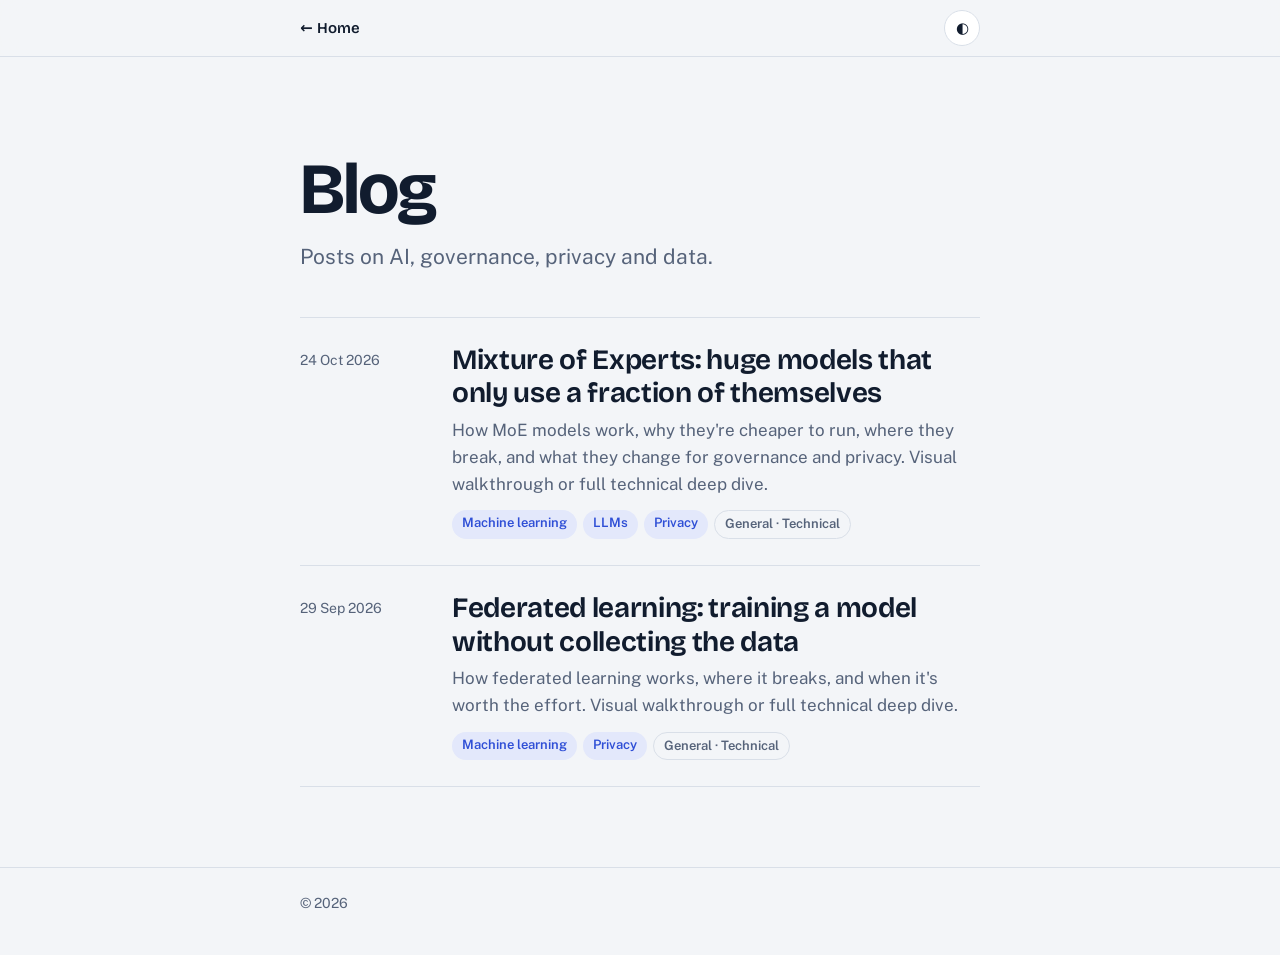
<file: blog/index.html>
<!doctype html>
<html lang="en">
<head>
<meta charset="utf-8">
<meta name="viewport" content="width=device-width, initial-scale=1, viewport-fit=cover">
<meta http-equiv="Content-Security-Policy" content="default-src 'self'; script-src 'self' 'unsafe-inline' https://cdnjs.cloudflare.com; style-src 'self' 'unsafe-inline' https://cdnjs.cloudflare.com; font-src 'self' https://cdnjs.cloudflare.com; img-src 'self' https://avatars.githubusercontent.com data:; connect-src 'none'; object-src 'none'; base-uri 'self'; form-action 'none'">
<title>Blog · Marc Pérez Bernús</title>
<meta name="description" content="Posts on AI, governance, privacy and data.">
<link rel="canonical" href="https://marclvr.github.io/blog/">
<meta property="og:url" content="https://marclvr.github.io/blog/">
<meta property="og:type" content="website">
<meta property="og:title" content="Blog · Marc Pérez Bernús">
<meta property="og:description" content="Posts on AI, governance, privacy and data.">
<meta property="og:image" content="https://avatars.githubusercontent.com/u/26000284?v=4">
<meta name="twitter:card" content="summary">
<meta name="author" content="Marc Pérez Bernús">
<link rel="icon" href="https://avatars.githubusercontent.com/u/26000284?v=4">
<link rel="stylesheet" href="../assets/fonts/fonts.css">
<style>
:root{
  --ground:#F3F5F8; --surface:#FFFFFF; --ink:#111C2E; --muted:#56637A; --rule:#D9DFE8;
  --model:#2F4FD6; --model-tint:#E3E8FB; --data:#C98410;
  --display:"Bricolage Grotesque",ui-sans-serif,system-ui,sans-serif;
  --body:"Public Sans",ui-sans-serif,system-ui,-apple-system,"Segoe UI",sans-serif;
  --col:760px; --gutter:clamp(18px,5vw,40px);
}
:root[data-theme="dark"]{
  --ground:#0F1522; --surface:#161E2E; --ink:#E6EBF3; --muted:#97A3B8; --rule:#263146;
  --model:#8198FF; --model-tint:#1C2648; --data:#F0B240;
}
@media (prefers-color-scheme:dark){
  :root:not([data-theme="light"]){
    --ground:#0F1522; --surface:#161E2E; --ink:#E6EBF3; --muted:#97A3B8; --rule:#263146;
    --model:#8198FF; --model-tint:#1C2648; --data:#F0B240;
  }
}
*,*::before,*::after{box-sizing:border-box}
:root{padding-top:env(safe-area-inset-top,0px);padding-bottom:env(safe-area-inset-bottom,0px)}
body{margin:0;background:var(--ground);color:var(--ink);font:400 17px/1.6 var(--body);-webkit-font-smoothing:antialiased}
a{color:inherit;text-decoration:none}
:focus-visible{outline:2px solid var(--model);outline-offset:3px;border-radius:4px}
.col{max-width:var(--col);margin:0 auto;padding-inline:var(--gutter)}

.bar{position:sticky;top:0;z-index:10;background:color-mix(in srgb,var(--ground) 88%,transparent);backdrop-filter:blur(12px);border-bottom:1px solid var(--rule)}
.bar-in{max-width:var(--col);margin:0 auto;padding:10px var(--gutter);display:flex;align-items:center;justify-content:space-between;gap:16px}
.home{font:600 15px/1.2 var(--display)}
.home:hover{color:var(--model)}
.icon-btn{width:36px;height:36px;border-radius:50%;border:1px solid var(--rule);background:var(--surface);color:var(--ink);cursor:pointer;font-size:15px;display:grid;place-items:center}

header.intro{padding:clamp(48px,8vw,96px) 0 clamp(28px,4vw,44px)}
h1{font:700 clamp(40px,7vw,72px)/1 var(--display);letter-spacing:-.03em;margin:0 0 16px}
.lede{font-size:clamp(18px,2vw,21px);line-height:1.5;color:var(--muted);max-width:40ch;margin:0}

.posts{list-style:none;margin:0 0 80px;padding:0;border-top:1px solid var(--rule)}
.posts li{border-bottom:1px solid var(--rule)}
.posts a{display:grid;grid-template-columns:1fr;gap:4px 32px;padding:26px 0}
@media (min-width:700px){.posts a{grid-template-columns:120px 1fr}}
.date{font-size:14px;color:var(--muted);padding-top:5px}
.title{font:650 clamp(22px,2.8vw,28px)/1.2 var(--display);letter-spacing:-.012em;margin:0 0 6px;text-decoration:underline;text-decoration-color:transparent;text-underline-offset:5px;text-decoration-thickness:2px;transition:text-decoration-color .15s}
.posts a:hover .title{text-decoration-color:var(--model)}
.desc{color:var(--muted);margin:0 0 12px;max-width:58ch}
.tags{display:flex;flex-wrap:wrap;gap:6px}
.tags span{font-size:13px;font-weight:600;padding:3px 10px;border-radius:999px;background:var(--model-tint);color:var(--model)}
.tags .modes{background:none;color:var(--muted);border:1px solid var(--rule)}

footer{border-top:1px solid var(--rule);padding:24px 0 40px;font-size:14px;color:var(--muted)}
@media (prefers-reduced-motion:reduce){*{transition:none !important}}
</style>
</head>
<body>
<div class="bar">
  <div class="bar-in">
    <a class="home" href="../index.html">← Home</a>
    <button type="button" class="icon-btn" id="theme" aria-label="Switch light or dark theme" title="Light / dark">◐</button>
  </div>
</div>

<main class="col">
  <header class="intro">
    <h1>Blog</h1>
    <p class="lede">Posts on AI, governance, privacy and data.</p>
  </header>

  <!-- To add a post: copy one <li> block, put it at the top of the list, and change the link, date, title, summary and tags. -->
  <ol class="posts">
    <li>
      <a href="mixture-of-experts/index.html">
        <time class="date" datetime="2026-10-24">24 Oct 2026</time>
        <div>
          <h2 class="title">Mixture of Experts: huge models that only use a fraction of themselves</h2>
          <p class="desc">How MoE models work, why they're cheaper to run, where they break, and what they change for governance and privacy. Visual walkthrough or full technical deep dive.</p>
          <div class="tags"><span>Machine learning</span><span>LLMs</span><span>Privacy</span><span class="modes">General · Technical</span></div>
        </div>
      </a>
    </li>
    <li>
      <a href="federated-learning/index.html">
        <time class="date" datetime="2026-09-29">29 Sep 2026</time>
        <div>
          <h2 class="title">Federated learning: training a model without collecting the data</h2>
          <p class="desc">How federated learning works, where it breaks, and when it's worth the effort. Visual walkthrough or full technical deep dive.</p>
          <div class="tags"><span>Machine learning</span><span>Privacy</span><span class="modes">General · Technical</span></div>
        </div>
      </a>
    </li>
  </ol>
</main>

<footer><div class="col">© <span id="yr"></span></div></footer>

<script>
(function(){
  var root=document.documentElement;
  document.getElementById("yr").textContent=new Date().getFullYear();
  try{var t=localStorage.getItem("theme");if(t==="light"||t==="dark")root.setAttribute("data-theme",t);}catch(e){}
  document.getElementById("theme").addEventListener("click",function(){
    var cur=root.getAttribute("data-theme")||(matchMedia("(prefers-color-scheme: dark)").matches?"dark":"light");
    var next=cur==="dark"?"light":"dark";root.setAttribute("data-theme",next);
    try{localStorage.setItem("theme",next);}catch(e){}
  });
})();
</script>
</body>
</html>
</file>
<file: assets/fonts/fonts.css>
/* Self-hosted copies of Google Fonts (SIL Open Font License 1.1). Latin and Latin-Extended subsets, plus Greek for JetBrains Mono (used in code blocks). */

/* Bricolage Grotesque normal latin-ext */
@font-face {
  font-family: 'Bricolage Grotesque';
  font-style: normal;
  font-weight: 400 700;
  font-stretch: 100%;
  font-display: swap;
  src: url(bricolage-grotesque-normal-latin-ext.woff2) format('woff2');
  unicode-range: U+0100-02BA, U+02BD-02C5, U+02C7-02CC, U+02CE-02D7, U+02DD-02FF, U+0304, U+0308, U+0329, U+1D00-1DBF, U+1E00-1E9F, U+1EF2-1EFF, U+2020, U+20A0-20AB, U+20AD-20C4, U+2113, U+2C60-2C7F, U+A720-A7FF;
}

/* Bricolage Grotesque normal latin */
@font-face {
  font-family: 'Bricolage Grotesque';
  font-style: normal;
  font-weight: 400 700;
  font-stretch: 100%;
  font-display: swap;
  src: url(bricolage-grotesque-normal-latin.woff2) format('woff2');
  unicode-range: U+0000-00FF, U+0131, U+0152-0153, U+02BB-02BC, U+02C6, U+02DA, U+02DC, U+0304, U+0308, U+0329, U+2000-206F, U+20AC, U+2122, U+2191, U+2193, U+2212, U+2215, U+FEFF, U+FFFD;
}

/* IBM Plex Mono normal latin-ext */
@font-face {
  font-family: 'IBM Plex Mono';
  font-style: normal;
  font-weight: 400;
  font-display: swap;
  src: url(ibm-plex-mono-normal-latin-ext.woff2) format('woff2');
  unicode-range: U+0100-02BA, U+02BD-02C5, U+02C7-02CC, U+02CE-02D7, U+02DD-02FF, U+0304, U+0308, U+0329, U+1D00-1DBF, U+1E00-1E9F, U+1EF2-1EFF, U+2020, U+20A0-20AB, U+20AD-20C4, U+2113, U+2C60-2C7F, U+A720-A7FF;
}

/* IBM Plex Mono normal latin */
@font-face {
  font-family: 'IBM Plex Mono';
  font-style: normal;
  font-weight: 400;
  font-display: swap;
  src: url(ibm-plex-mono-normal-latin.woff2) format('woff2');
  unicode-range: U+0000-00FF, U+0131, U+0152-0153, U+02BB-02BC, U+02C6, U+02DA, U+02DC, U+0304, U+0308, U+0329, U+2000-206F, U+20AC, U+2122, U+2191, U+2193, U+2212, U+2215, U+FEFF, U+FFFD;
}

/* IBM Plex Mono normal latin-ext */
@font-face {
  font-family: 'IBM Plex Mono';
  font-style: normal;
  font-weight: 500;
  font-display: swap;
  src: url(ibm-plex-mono-normal-latin-ext.woff2) format('woff2');
  unicode-range: U+0100-02BA, U+02BD-02C5, U+02C7-02CC, U+02CE-02D7, U+02DD-02FF, U+0304, U+0308, U+0329, U+1D00-1DBF, U+1E00-1E9F, U+1EF2-1EFF, U+2020, U+20A0-20AB, U+20AD-20C4, U+2113, U+2C60-2C7F, U+A720-A7FF;
}

/* IBM Plex Mono normal latin */
@font-face {
  font-family: 'IBM Plex Mono';
  font-style: normal;
  font-weight: 500;
  font-display: swap;
  src: url(ibm-plex-mono-normal-latin.woff2) format('woff2');
  unicode-range: U+0000-00FF, U+0131, U+0152-0153, U+02BB-02BC, U+02C6, U+02DA, U+02DC, U+0304, U+0308, U+0329, U+2000-206F, U+20AC, U+2122, U+2191, U+2193, U+2212, U+2215, U+FEFF, U+FFFD;
}

/* Instrument Sans normal latin-ext */
@font-face {
  font-family: 'Instrument Sans';
  font-style: normal;
  font-weight: 400 700;
  font-stretch: 100%;
  font-display: swap;
  src: url(instrument-sans-normal-latin-ext.woff2) format('woff2');
  unicode-range: U+0100-02BA, U+02BD-02C5, U+02C7-02CC, U+02CE-02D7, U+02DD-02FF, U+0304, U+0308, U+0329, U+1D00-1DBF, U+1E00-1E9F, U+1EF2-1EFF, U+2020, U+20A0-20AB, U+20AD-20C4, U+2113, U+2C60-2C7F, U+A720-A7FF;
}

/* Instrument Sans normal latin */
@font-face {
  font-family: 'Instrument Sans';
  font-style: normal;
  font-weight: 400 700;
  font-stretch: 100%;
  font-display: swap;
  src: url(instrument-sans-normal-latin.woff2) format('woff2');
  unicode-range: U+0000-00FF, U+0131, U+0152-0153, U+02BB-02BC, U+02C6, U+02DA, U+02DC, U+0304, U+0308, U+0329, U+2000-206F, U+20AC, U+2122, U+2191, U+2193, U+2212, U+2215, U+FEFF, U+FFFD;
}

/* JetBrains Mono normal latin-ext */
@font-face {
  font-family: 'JetBrains Mono';
  font-style: normal;
  font-weight: 400;
  font-display: swap;
  src: url(jetbrains-mono-normal-latin-ext.woff2) format('woff2');
  unicode-range: U+0100-02BA, U+02BD-02C5, U+02C7-02CC, U+02CE-02D7, U+02DD-02FF, U+0304, U+0308, U+0329, U+1D00-1DBF, U+1E00-1E9F, U+1EF2-1EFF, U+2020, U+20A0-20AB, U+20AD-20C4, U+2113, U+2C60-2C7F, U+A720-A7FF;
}

/* JetBrains Mono normal latin */
@font-face {
  font-family: 'JetBrains Mono';
  font-style: normal;
  font-weight: 400;
  font-display: swap;
  src: url(jetbrains-mono-normal-latin.woff2) format('woff2');
  unicode-range: U+0000-00FF, U+0131, U+0152-0153, U+02BB-02BC, U+02C6, U+02DA, U+02DC, U+0304, U+0308, U+0329, U+2000-206F, U+20AC, U+2122, U+2191, U+2193, U+2212, U+2215, U+FEFF, U+FFFD;
}

/* JetBrains Mono normal latin-ext */
@font-face {
  font-family: 'JetBrains Mono';
  font-style: normal;
  font-weight: 500;
  font-display: swap;
  src: url(jetbrains-mono-normal-latin-ext.woff2) format('woff2');
  unicode-range: U+0100-02BA, U+02BD-02C5, U+02C7-02CC, U+02CE-02D7, U+02DD-02FF, U+0304, U+0308, U+0329, U+1D00-1DBF, U+1E00-1E9F, U+1EF2-1EFF, U+2020, U+20A0-20AB, U+20AD-20C4, U+2113, U+2C60-2C7F, U+A720-A7FF;
}

/* JetBrains Mono normal latin */
@font-face {
  font-family: 'JetBrains Mono';
  font-style: normal;
  font-weight: 500;
  font-display: swap;
  src: url(jetbrains-mono-normal-latin.woff2) format('woff2');
  unicode-range: U+0000-00FF, U+0131, U+0152-0153, U+02BB-02BC, U+02C6, U+02DA, U+02DC, U+0304, U+0308, U+0329, U+2000-206F, U+20AC, U+2122, U+2191, U+2193, U+2212, U+2215, U+FEFF, U+FFFD;
}

/* Newsreader normal latin-ext */
@font-face {
  font-family: 'Newsreader';
  font-style: normal;
  font-weight: 300 500;
  font-display: swap;
  src: url(newsreader-normal-latin-ext.woff2) format('woff2');
  unicode-range: U+0100-02BA, U+02BD-02C5, U+02C7-02CC, U+02CE-02D7, U+02DD-02FF, U+0304, U+0308, U+0329, U+1D00-1DBF, U+1E00-1E9F, U+1EF2-1EFF, U+2020, U+20A0-20AB, U+20AD-20C4, U+2113, U+2C60-2C7F, U+A720-A7FF;
}

/* Newsreader normal latin */
@font-face {
  font-family: 'Newsreader';
  font-style: normal;
  font-weight: 300 500;
  font-display: swap;
  src: url(newsreader-normal-latin.woff2) format('woff2');
  unicode-range: U+0000-00FF, U+0131, U+0152-0153, U+02BB-02BC, U+02C6, U+02DA, U+02DC, U+0304, U+0308, U+0329, U+2000-206F, U+20AC, U+2122, U+2191, U+2193, U+2212, U+2215, U+FEFF, U+FFFD;
}

/* Public Sans italic latin-ext */
@font-face {
  font-family: 'Public Sans';
  font-style: italic;
  font-weight: 400;
  font-display: swap;
  src: url(public-sans-italic-latin-ext.woff2) format('woff2');
  unicode-range: U+0100-02BA, U+02BD-02C5, U+02C7-02CC, U+02CE-02D7, U+02DD-02FF, U+0304, U+0308, U+0329, U+1D00-1DBF, U+1E00-1E9F, U+1EF2-1EFF, U+2020, U+20A0-20AB, U+20AD-20C4, U+2113, U+2C60-2C7F, U+A720-A7FF;
}

/* Public Sans italic latin */
@font-face {
  font-family: 'Public Sans';
  font-style: italic;
  font-weight: 400;
  font-display: swap;
  src: url(public-sans-italic-latin.woff2) format('woff2');
  unicode-range: U+0000-00FF, U+0131, U+0152-0153, U+02BB-02BC, U+02C6, U+02DA, U+02DC, U+0304, U+0308, U+0329, U+2000-206F, U+20AC, U+2122, U+2191, U+2193, U+2212, U+2215, U+FEFF, U+FFFD;
}

/* Public Sans normal latin-ext */
@font-face {
  font-family: 'Public Sans';
  font-style: normal;
  font-weight: 400 700;
  font-display: swap;
  src: url(public-sans-normal-latin-ext.woff2) format('woff2');
  unicode-range: U+0100-02BA, U+02BD-02C5, U+02C7-02CC, U+02CE-02D7, U+02DD-02FF, U+0304, U+0308, U+0329, U+1D00-1DBF, U+1E00-1E9F, U+1EF2-1EFF, U+2020, U+20A0-20AB, U+20AD-20C4, U+2113, U+2C60-2C7F, U+A720-A7FF;
}

/* Public Sans normal latin */
@font-face {
  font-family: 'Public Sans';
  font-style: normal;
  font-weight: 400 700;
  font-display: swap;
  src: url(public-sans-normal-latin.woff2) format('woff2');
  unicode-range: U+0000-00FF, U+0131, U+0152-0153, U+02BB-02BC, U+02C6, U+02DA, U+02DC, U+0304, U+0308, U+0329, U+2000-206F, U+20AC, U+2122, U+2191, U+2193, U+2212, U+2215, U+FEFF, U+FFFD;
}

/* JetBrains Mono normal greek */
@font-face {
  font-family: 'JetBrains Mono';
  font-style: normal;
  font-weight: 400;
  font-display: swap;
  src: url(jetbrains-mono-normal-greek.woff2) format('woff2');
  unicode-range: U+0370-0377, U+037A-037F, U+0384-038A, U+038C, U+038E-03A1, U+03A3-03FF;
}

/* JetBrains Mono normal greek */
@font-face {
  font-family: 'JetBrains Mono';
  font-style: normal;
  font-weight: 500;
  font-display: swap;
  src: url(jetbrains-mono-normal-greek.woff2) format('woff2');
  unicode-range: U+0370-0377, U+037A-037F, U+0384-038A, U+038C, U+038E-03A1, U+03A3-03FF;
}
</file>
